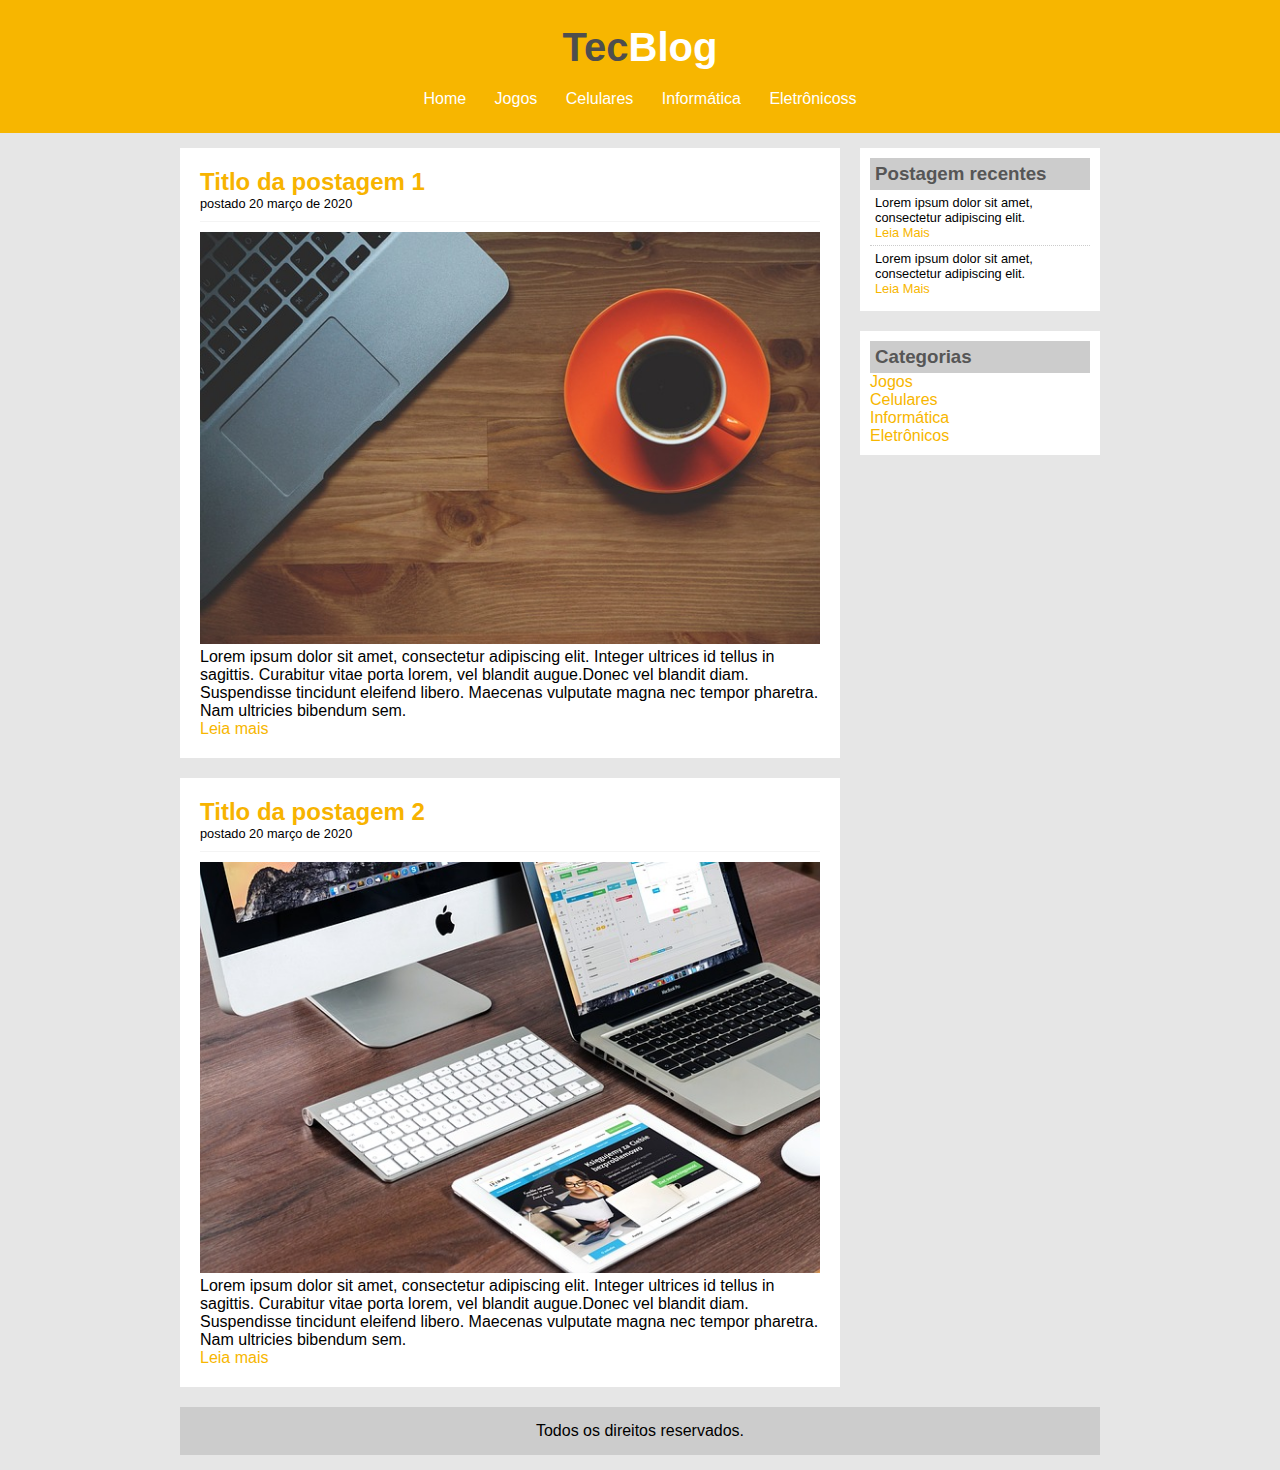
<file: Projeto TecBlog/index.html>
<!DOCTYPE html>
	<html>
	<head>

		<title>TecBlog - O seu Blog de tecnologia</title>
		<meta charset="utf-8">
		<link rel="stylesheet" type="text/css" href="css/estilo.css">

	</head>
	<body>

		<div id="area-cabecalho">

			<div id="area-logo">
				<h1>Tec<span class="branco">Blog</span></h1>
			</div>

			<div id="area-menu">
				<a href="index.html">Home</a>
				<a href="jogos.html">Jogos</a>
				<a href="celulares.html">Celulares</a>
				<a href="informatica.html">Informática</a>
				<a href="eletronicos.html">Eletrônicoss</a>
			</div>
			
		</div>

		<div id="area-principal">

			
			<!-- Abertura postagem -->
			<div id="area-postagens">
				
				<!-- Abertura postagem -->
				<div class="postagem">
					<h2>Titlo da postagem 1</h2>
					<span class="data-postagem">postado 20 março de 2020</span>
					<img src="img/imagem1.jpg" width="620px">
					<p>Lorem ipsum dolor sit amet, consectetur adipiscing elit. Integer ultrices id tellus in sagittis. Curabitur vitae porta lorem, vel blandit augue.Donec vel blandit diam. Suspendisse tincidunt eleifend libero. Maecenas vulputate magna nec tempor pharetra. Nam ultricies bibendum sem.</p>
					<a href="">Leia mais</a>
				</div>
				<!-- Fechamento postagem -->

				<!-- Abertura postagem -->
				<div class="postagem">
					<h2>Titlo da postagem 2</h2>
					<span class="data-postagem">postado 20 março de 2020</span>
					<img src="img/imagem2.jpg" width="620px">
					<p>Lorem ipsum dolor sit amet, consectetur adipiscing elit. Integer ultrices id tellus in sagittis. Curabitur vitae porta lorem, vel blandit augue.Donec vel blandit diam. Suspendisse tincidunt eleifend libero. Maecenas vulputate magna nec tempor pharetra. Nam ultricies bibendum sem.</p>
					<a href="">Leia mais</a>
				</div>
				<!-- Fechamento postagem -->

			</div>
			

			<div id="area-lateral">

				<div class="conteudo-lateral">
					<h3>Postagem recentes</h3>
					<div class="postagem-lateral">
						<p>Lorem ipsum dolor sit amet, consectetur adipiscing elit.</p>
						<a href="#">Leia Mais</a>
					</div>

					<div class="postagem-lateral" style="border-style: none;">
						<p>Lorem ipsum dolor sit amet, consectetur adipiscing elit.</p>
						<a href="#">Leia Mais</a>
					</div>
				</div>

				<div class="conteudo-lateral">
					<h3>Categorias</h3>

					<a href="">Jogos</a><br>
					<a href="">Celulares</a><br>
					<a href="">Informática</a><br>
					<a href="">Eletrônicos</a><br>
					
				</div>
			</div>

			<div id="rodape">
				Todos os direitos reservados.
			</div>
		</div>

	</body>
</html>
</file>
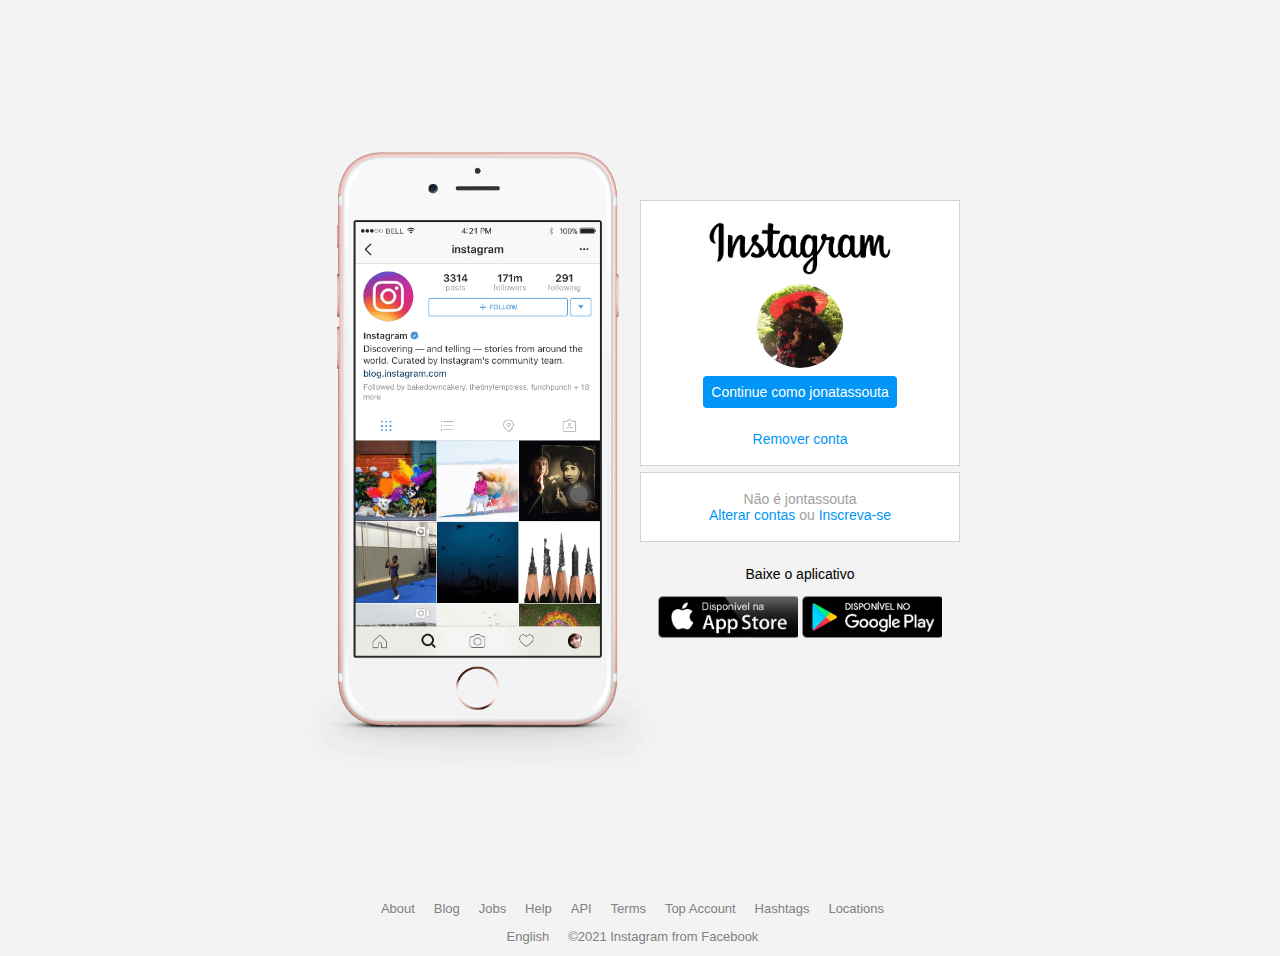
<file: Recriando a página Inicial do Instagram/index.html>
<!DOCTYPE html>
<html lang="pt-BR">
    <head>
        <meta charset="UTF-8">
        <meta http-equiv="X-UA-Compatible" content="IE=edge">
        <meta name="viewport" content="width=device-width, initial-scale=1.0">
        <link rel="stylesheet" href="style.css">
        <link rel="shortcut icon" href="./img/favicon.ico" >
        <title>Instagram</title>
    </head>
    <body>
        <div class="instragram-wrapper">
            <div class="instagram-phone">
                <img src="./img/celular.png" alt="celular">
            </div>
            <div class="instagram-continue">
                <div class="group">
                    <img src="./img/Instagram-Logo.png"  class="instagram-logo" alt="instragam-logo">
                    <div class="profile-photo">
                        <img src="./img/perfil.png" alt="foto-do-perfil">
                    </div>
                    <a href="#" class="instagram-login">Continue como jonatassouta</a>
                    <a href="#" class="instragam-logout">Remover conta</a>
                </div>
                <div class="group">
                    <p class="not-account">Não é jontassouta</p>
                    <p class="not-account">
                        <span class="link-blue">Alterar contas</span>
                        ou
                        <span class="link-blue">Inscreva-se</span>
                    </p>
                </div>
                <div class="get-the-app">
                    <p class="get-app">Baixe o aplicativo</p>
                    <div class="dowload">
                        <a href="#" class="app-dowload"></a>
                        <a href="#" class="app-dowload"></a>
                    </div>
                </div>
            </div>

            <footer class="rodape">
                <div id="rodape">
                    <ul>
                        <li><a href="#">About</a></li>
                        <li><a href="#">Blog</a></li>
                        <li><a href="#">Jobs</a></li>
                        <li><a href="#">Help</a></li>
                        <li><a href="#">API</a></li>
                        <li><a href="#">Terms</a></li>
                        <li><a href="#">Top Account</a></li>
                        <li><a href="#">Hashtags</a></li>
                        <li><a href="#">Locations</a></li>
                    </ul>
                </div>

                <div id="rodape">
                    <ul>
                        <li><a href="#">English</a></li>
                        <li><a href="#">&copy;2021 Instagram from Facebook</a></li>
                    </ul>
                </div>      
            </footer>
        </div>
    </body>
</html>
</file>
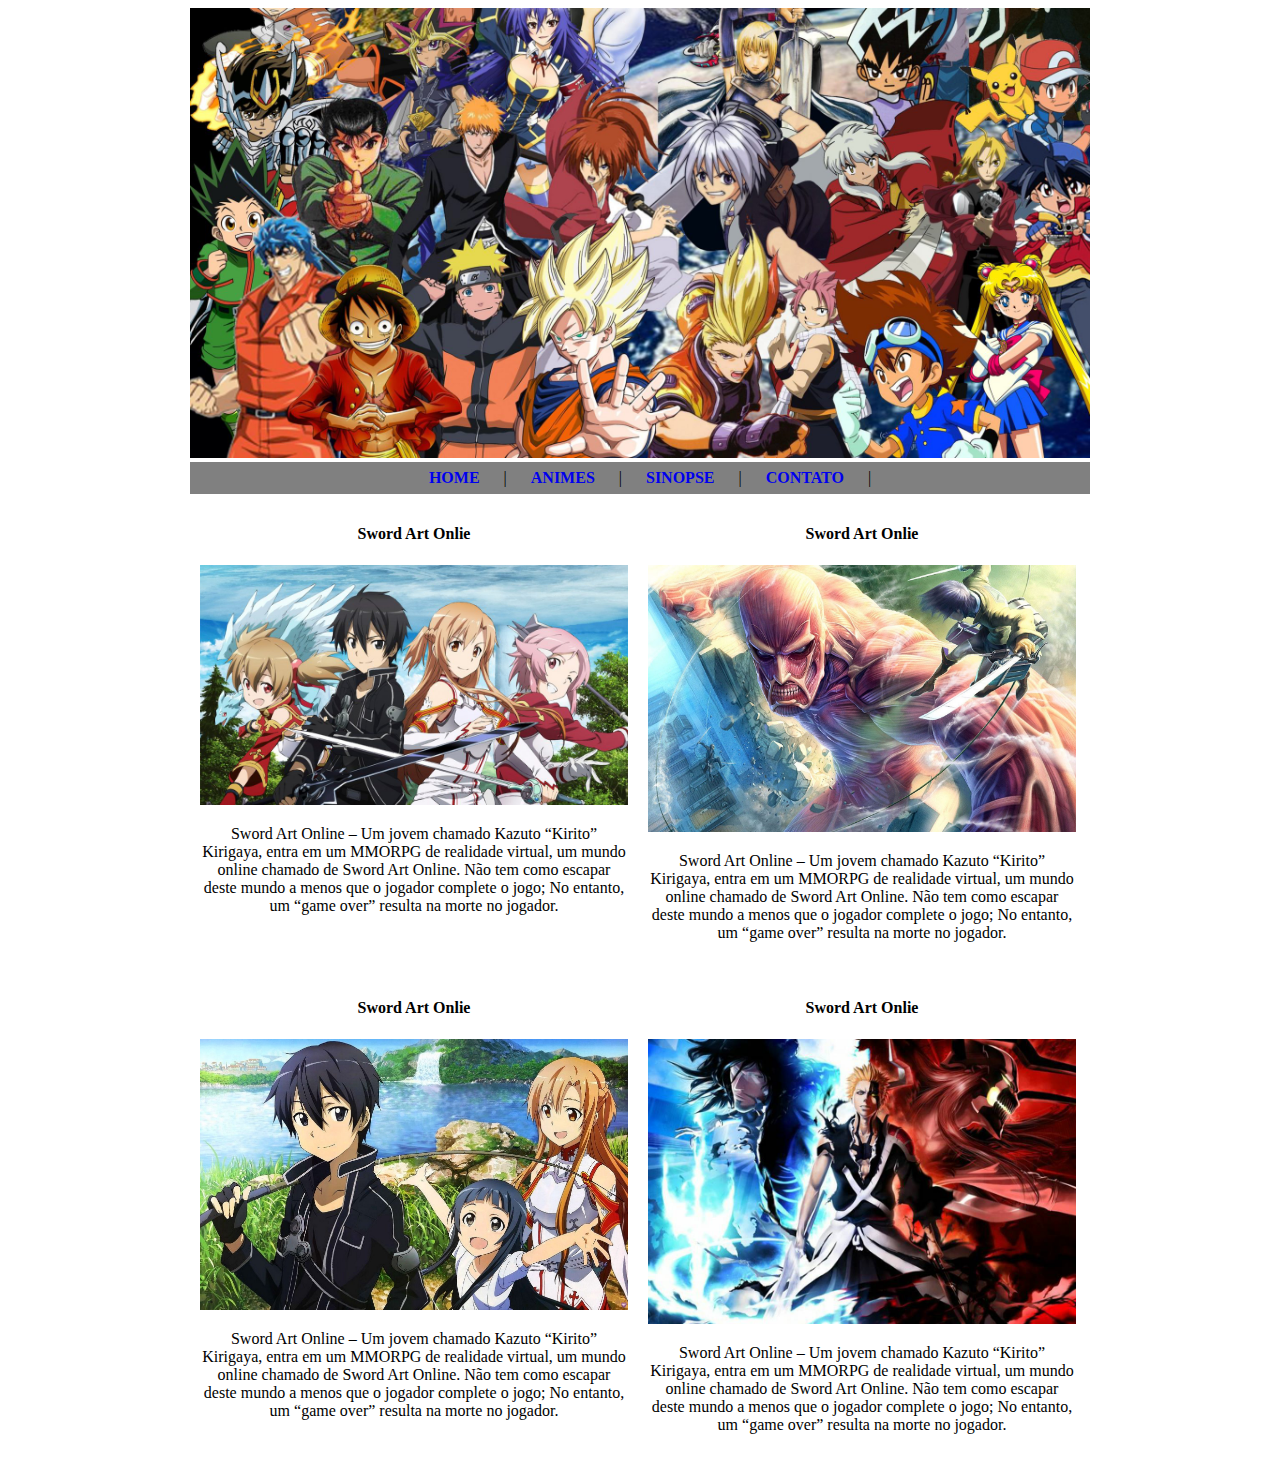
<file: Site Animes/index.html>
<!DOCTYPE html>
<html>
	<head>
		<title>Anime Prime</title>
		<meta charset="utf-8">

		<link rel="stylesheet" type="text/css" href="estilo.css">

	</head>
	<center>
	<body>

		<div id="principal">
			<img src="img/fundo1.png" id="img-fundo">

			<div id="menu">
				<a href="index.html">HOME</a> |	
				<a href="anime.html">ANIMES</a> |	
				<a href="sinopse.html">SINOPSE</a> |	
				<a href="contato.html">CONTATO</a> |	
			</div>

			<div class="anime1">
				<h4>Sword Art Onlie</h4>
				<img src="img/sword1.png" class="img-anime">

				<p>Sword Art Online – Um jovem chamado Kazuto “Kirito” Kirigaya, entra em um MMORPG de realidade virtual, um mundo online chamado de Sword Art Online. Não tem como escapar deste mundo a menos que o jogador complete o jogo; No entanto, um “game over” resulta na morte no jogador.</p>
			</div>

			<div class="anime1">
				<h4>Sword Art Onlie</h4>
				<img src="img/titan.png" class="img-anime">

				<p>Sword Art Online – Um jovem chamado Kazuto “Kirito” Kirigaya, entra em um MMORPG de realidade virtual, um mundo online chamado de Sword Art Online. Não tem como escapar deste mundo a menos que o jogador complete o jogo; No entanto, um “game over” resulta na morte no jogador.</p>
				
			</div>

				<div class="anime1">
				<h4>Sword Art Onlie</h4>
				<img src="img/sword2.png" class="img-anime">

				<p>Sword Art Online – Um jovem chamado Kazuto “Kirito” Kirigaya, entra em um MMORPG de realidade virtual, um mundo online chamado de Sword Art Online. Não tem como escapar deste mundo a menos que o jogador complete o jogo; No entanto, um “game over” resulta na morte no jogador.</p>
			</div>

			<div class="anime1">
				<h4>Sword Art Onlie</h4>
				<img src="img/sword4.png" class="img-anime">

				<p>Sword Art Online – Um jovem chamado Kazuto “Kirito” Kirigaya, entra em um MMORPG de realidade virtual, um mundo online chamado de Sword Art Online. Não tem como escapar deste mundo a menos que o jogador complete o jogo; No entanto, um “game over” resulta na morte no jogador.</p>
				
			</div>

		</div>

	</body>
	</center>
	

</html>
</file>
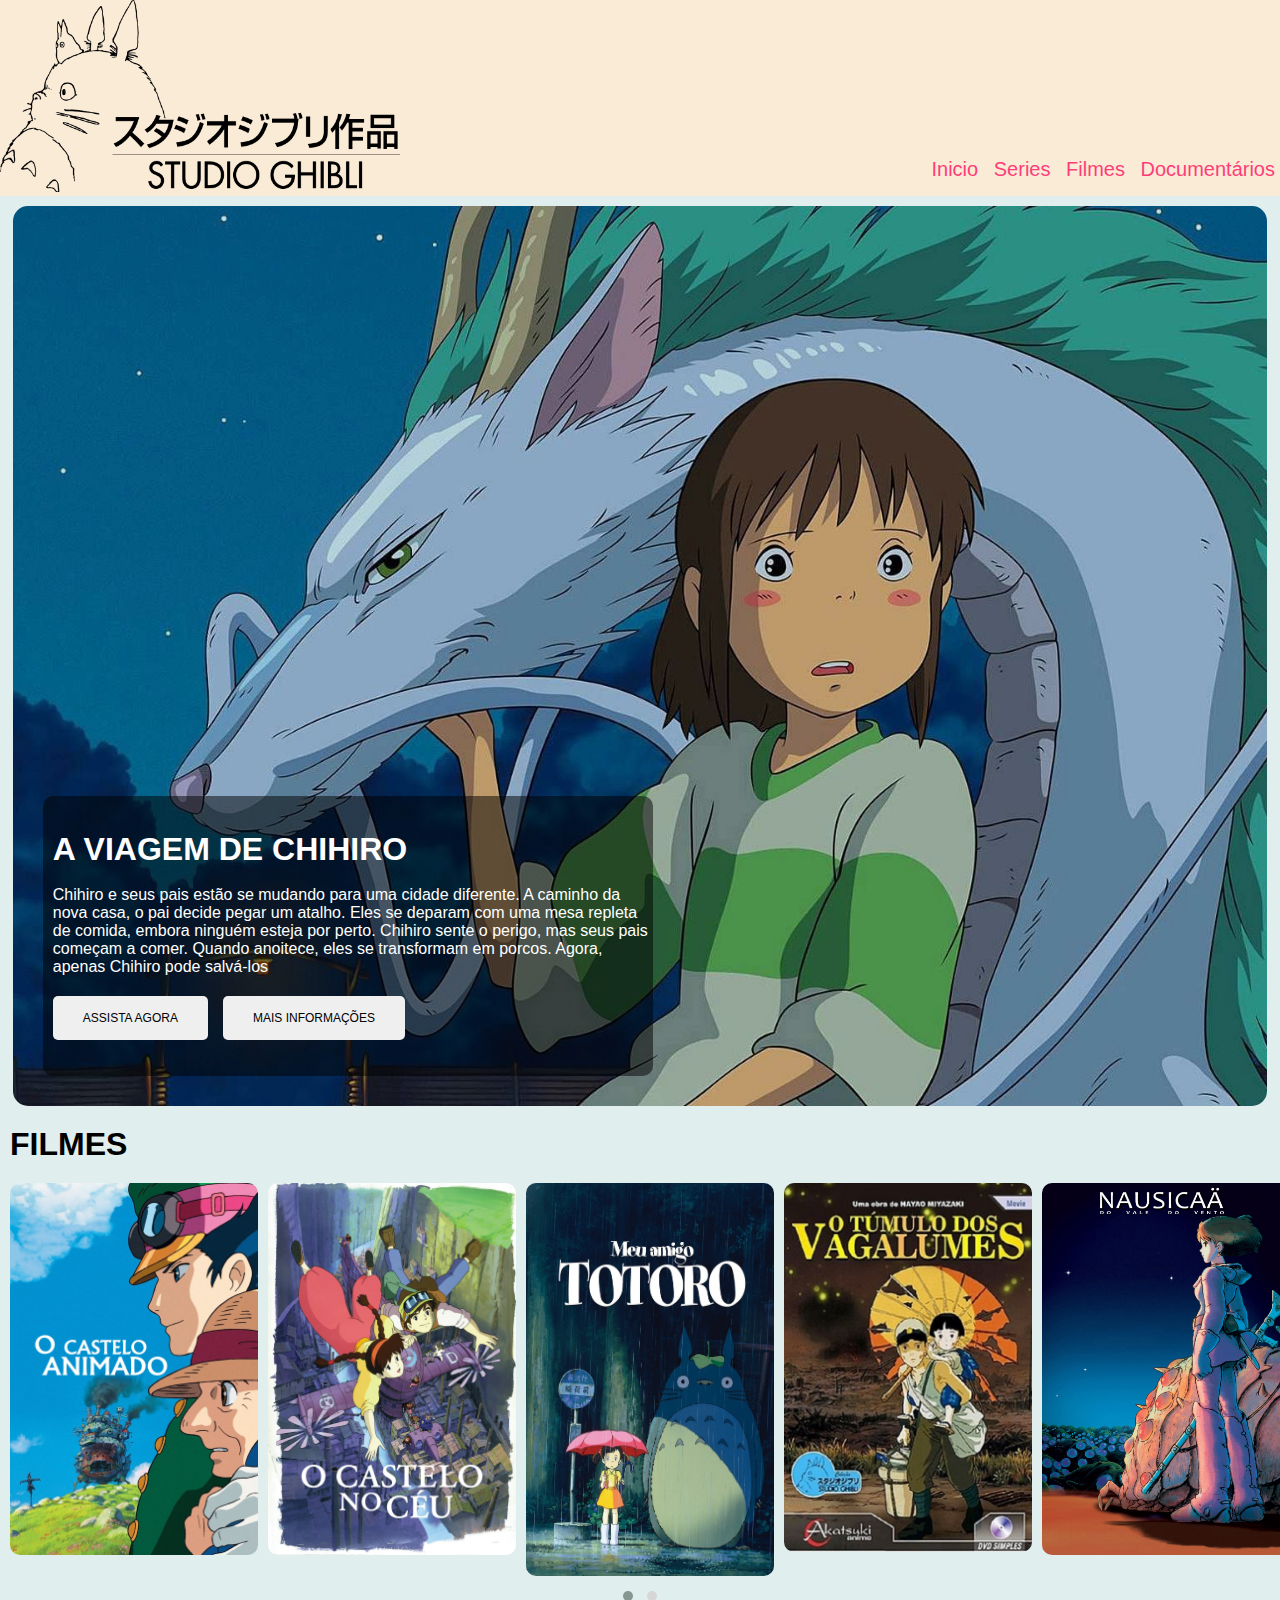
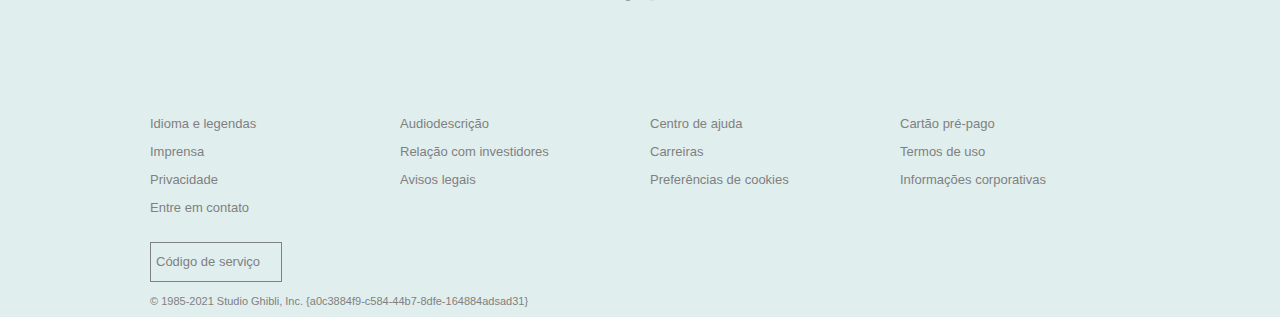
<file: StudioGhibli/index.html>
<!DOCTYPE html>
    <html lang="en">
    <head>
        <meta charset="UTF-8">
        <meta http-equiv="X-UA-Compatible" content="IE=edge">
        <meta name="viewport" content="width=device-width, initial-scale=1.0">
        <link rel="stylesheet" href="./css/main.css">
        <link rel="stylesheet" href="./css/resposive.css">

        <!--owl css-->
        <link rel="stylesheet" href="./css/owl/owl.carousel.min.css">
        <link rel="stylesheet" href="./css/owl/owl.theme.default.min.css">

        <title>STUDIO GHIBLI</title>
    </head>
    <body>
        <header>
            <div class="container">
                <div id="logo">
                    <img src="./img/logo.png" alt="logo-studio-ghibli" id="img-studio">
                </div>

                <div id="menu">
                    <nav>
                        <a href="#">Inicio</a>
                        <a href="#">Series</a>
                        <a href="#">Filmes</a>
                        <a href="#">Documentários</a>
                    </nav>
                </div>
            </div>
        </header>

        <main>
            <div class="filme-principal">
                <div class="container">
                    <div class="sinopse">
                        <h1 class="titulo">A VIAGEM DE CHIHIRO</h1><br>
                        <P id="sinopse">Chihiro e seus pais estão se mudando para uma cidade diferente. A caminho da nova casa, o pai decide pegar um atalho. Eles se deparam com uma mesa repleta de comida, embora ninguém esteja por perto. Chihiro sente o perigo, mas seus pais começam a comer. Quando anoitece, eles se transformam em porcos. Agora, apenas Chihiro pode salvá-los</P>

                        <div id="botao">
                            <button role="button" class="botao">
                                ASSISTA AGORA
                            </button>
                            <button role="button" class="botao">
                                MAIS INFORMAÇÕES
                            </button>
                        </div>

                    </div>
                </div>
            </div>
        </main>

        <div class="carrosel-filmes">
            <h1 id="titulo">FILMES</h1>
            <div class="owl-carousel owl-theme">
                <div class="item">
                    <img class="box-filme" src="./img/mini/mini1.jpg" alt="">
                </div>
                <div class="item">
                    <img class="box-filme" src="./img/mini/mini2.jpg" alt="">
                </div>
                <div class="item">
                    <img class="box-filme" src="./img/mini/mini3.jpg" id="img1" alt="">
                </div>
                <div class="item">
                    <img class="box-filme" src="./img/mini/mini4.jpg" alt="">
                </div>
                <div class="item">
                    <img class="box-filme" src="./img/mini/mini5.jpg" alt="">
                </div>
                <div class="item">
                    <img class="box-filme" src="./img/mini/mini6.jpg" alt="">
                </div>
                <div class="item">
                    <img class="box-filme" src="./img/mini/mini7.jpg" alt="">
                </div>
                <div class="item">
                    <img class="box-filme" src="./img/mini/mini8.jpg" alt="">
                </div>
                <div class="item">
                    <img class="box-filme" src="./img/mini/mini9.jpg" id="img1" alt="">
                </div>
                <div class="item">
                    <img class="box-filme" src="./img/mini/mini10.jpg" alt="">
                </div>
            </div>
        </div>

        <footer>

            <div id="principal">
    
                <div id="redes-sociais">
                    <a href=""><i class="fab fa-facebook-square"></i></a>
                    <a href=""><i class="fab fa-instagram"></i></a>
                    <a href=""><i class="fab fa-twitter"></i></a>
                    <a href=""><i class="fab fa-youtube"></i></a>
                </div>
    
                <div class="rodape">
                        <ul id="menu-rodape">
                            <li><a href="#">Idioma e legendas</a></li>
                            <li><a href="#">Imprensa</a></li>
                            <li><a href="#">Privacidade</a></li>
                            <li><a href="#">Entre em contato</a></li>
                        </ul>
    
                    <div id="codigo-servico">
                        <a href="#">Código de serviço</a>
                    </div>
                    
                </div>
    
                <div class="rodape">
                    <ul id="menu-rodape">
                        <li><a href="#">Audiodescrição</a></li>
                        <li><a href="#">Relação com investidores</a></li>
                        <li><a href="#">Avisos legais</a></li>
                    </ul>
                </div>
    
                <div class="rodape">
                    <ul id="menu-rodape">
                        <li><a href="#">Centro de ajuda</a></li>
                        <li><a href="#">Carreiras</a></li>
                        <li><a href="#">Preferências de cookies</a></li>
                    </ul>
                </div>
    
                <div class="rodape">
                    <ul id="menu-rodape">
                        <li><a href="#">Cartão pré-pago</a></li>
                        <li><a href="#">Termos de uso</a></li>
                        <li><a href="#">Informações corporativas</a></li>
                    </ul>
                </div>
    
                <div id="copy">
                    <p>&copy; 1985-2021 Studio Ghibli, Inc. {a0c3884f9-c584-44b7-8dfe-164884adsad31}</p>
                </div>
    
            </div>
        </footer>

        <script src="./js/owl/jquery.min.js"></script>
        <script src="./js/owl/owl.carousel.min.js"></script>
        <script src="./js/owl/setup.js"></script>
    </body>
</html>
</file>
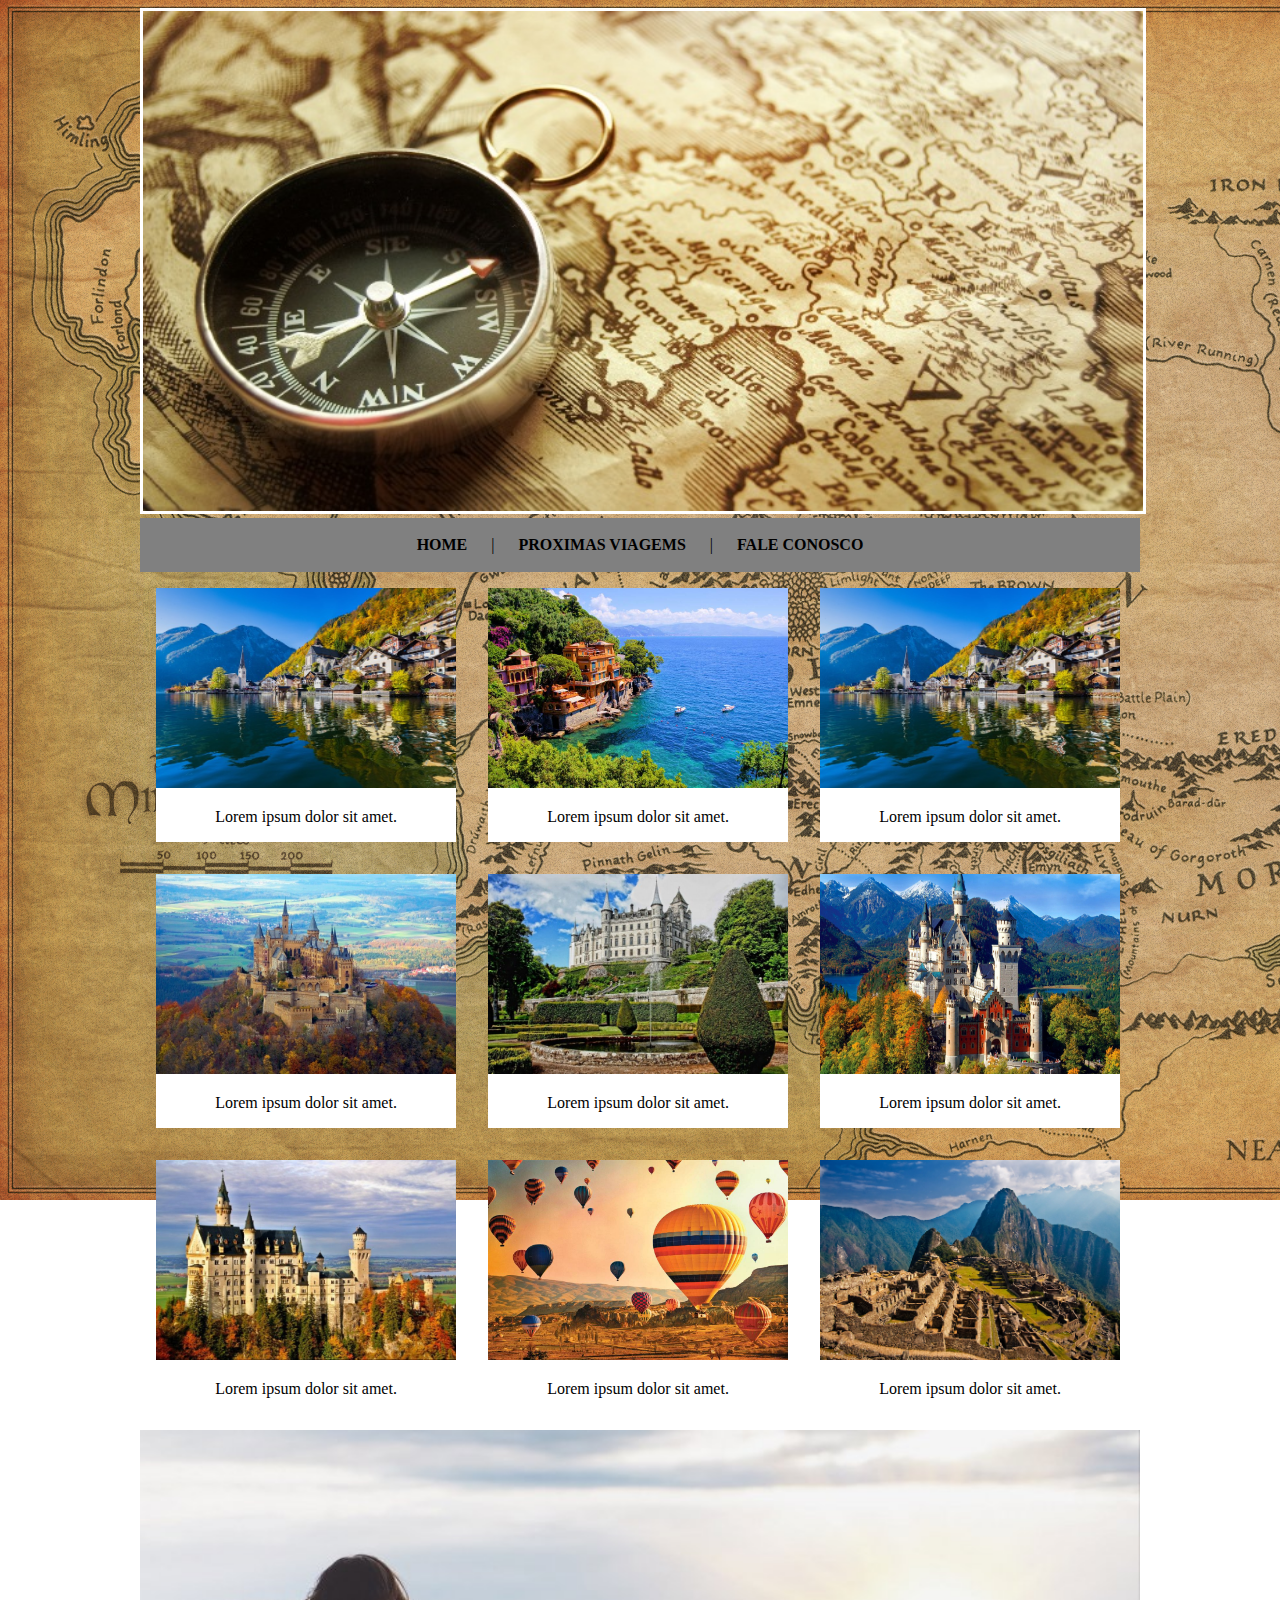
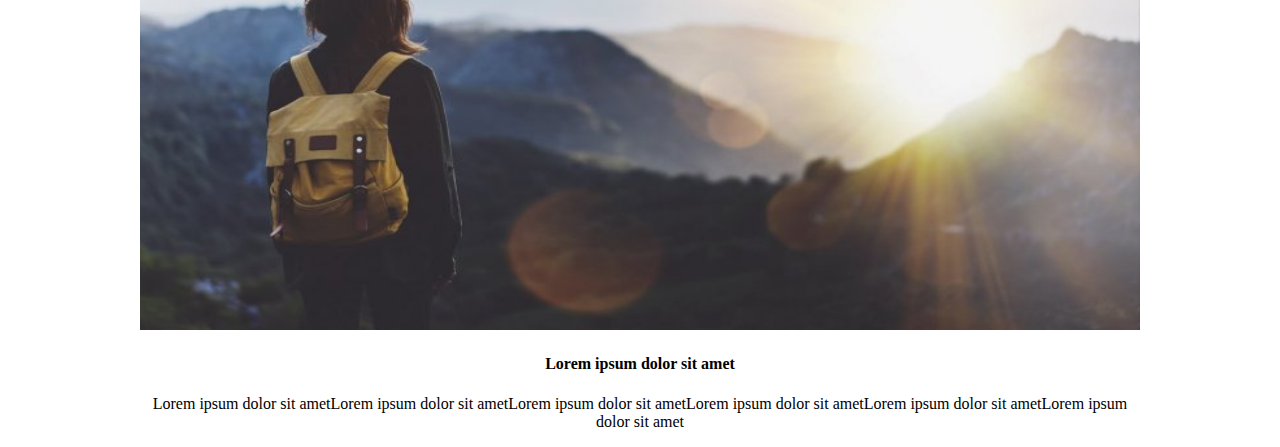
<file: Viagens/index.html>
<!DOCTYPE html>
<html>
	<head>
		<title>Viagem Pelo Mundo</title>
		<meta charset="utf-8">

		<link rel="stylesheet" type="text/css" href="estilo.css">
	</head>
	<body>
		<center>
			<div id="principal">
				
				<div>
					<img src="img/mapa1.png" id="topo">
				</div>

				<div id="menu">
					<a href="">HOME</a> |
					<a href="">PROXIMAS VIAGEMS</a> |
					<a href="">FALE CONOSCO</a>
				</div>

				<div class="clear"></div>

				<div class="imagem-galeria">
					<img src="img/imagem1.png">
					<p>Lorem ipsum dolor sit amet.</p>
				</div>

				<div class="imagem-galeria">
					<img src="img/imagem2.png">
					<p>Lorem ipsum dolor sit amet.</p>
				</div>

				<div class="imagem-galeria">
					<img src="img/imagem3.png">
					<p>Lorem ipsum dolor sit amet.</p>
				</div>

				<div class="imagem-galeria">
					<img src="img/imagem4.jpg">
					<p>Lorem ipsum dolor sit amet.</p>
				</div>

				<div class="imagem-galeria">
					<img src="img/imagem5.png">
					<p>Lorem ipsum dolor sit amet.</p>
				</div>

				<div class="imagem-galeria">
					<img src="img/imagem6.png">
					<p>Lorem ipsum dolor sit amet.</p>
				</div>

				<div class="imagem-galeria">
					<img src="img/imagem7.png">
					<p>Lorem ipsum dolor sit amet.</p>
				</div>

				<div class="imagem-galeria">
					<img src="img/balao.png">
					<p>Lorem ipsum dolor sit amet.</p>
				</div>

				<div class="imagem-galeria">
					<img src="img/machupichu.png">
					<p>Lorem ipsum dolor sit amet.</p>
				</div>

				<div class="meni">
					<img src="img/menina.png" id="menina">
					<h4>Lorem ipsum dolor sit amet</h4>
					<p>Lorem ipsum dolor sit ametLorem ipsum dolor sit ametLorem ipsum dolor sit ametLorem ipsum dolor sit ametLorem ipsum dolor sit ametLorem ipsum dolor sit amet</p>
				</div>

			</div>

			

		</center>
	</body>
</html>
</file>
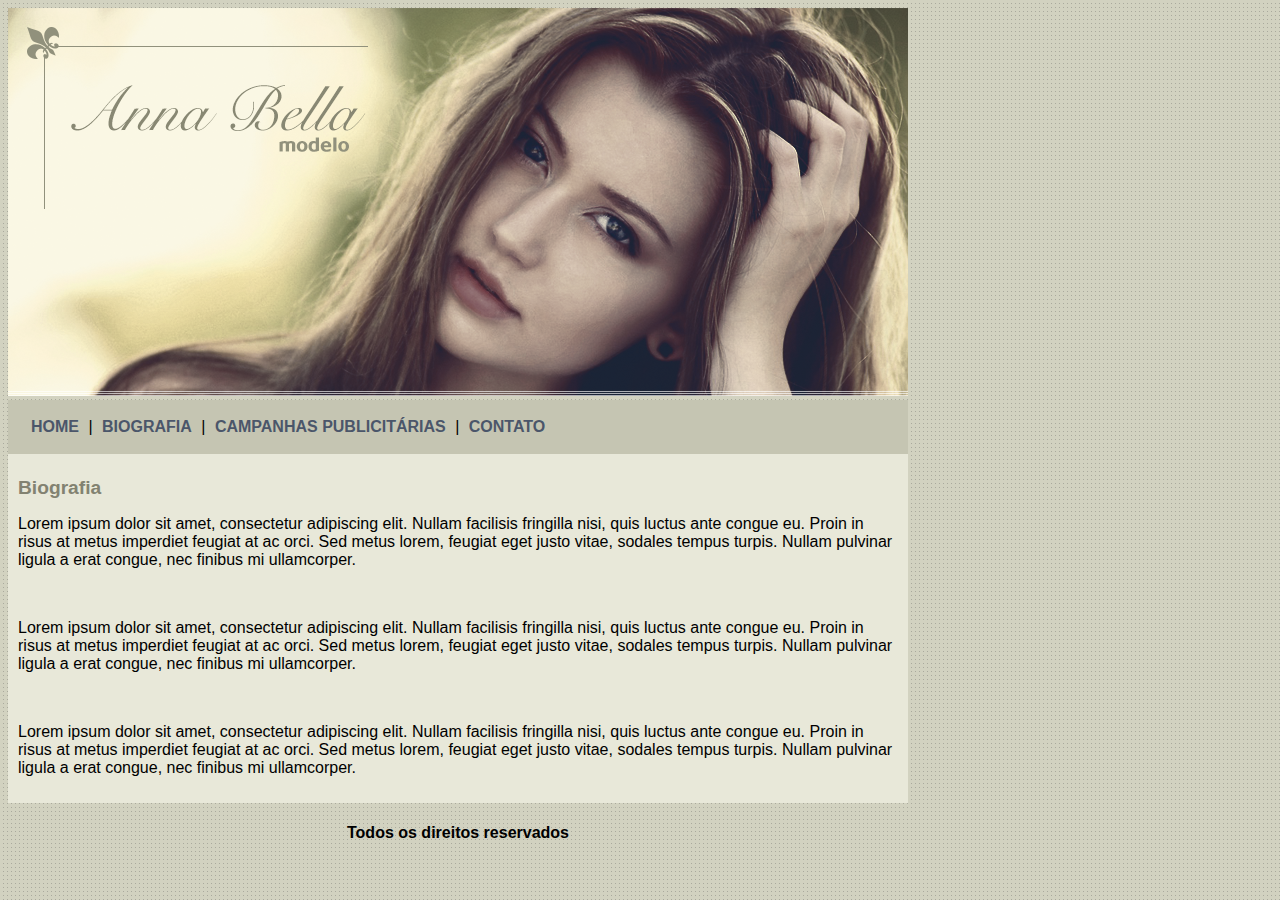
<file: Projeto Anna Bela/biografia.html>
<!DOCTYPE html>
<html>
<head>
	<title>Anna Bella Biografia</title>
	<meta charset="utf-8">

	<link rel="stylesheet" type="text/css" href="estilo.css">

</head>
<body>
	<div id="principal">
		<img src="img/capa.png"><br>
	

		<div id="menu">
			<a href="pagina-inicial.html">HOME</a> |
			<a href="biografia.html">BIOGRAFIA</a> |
			<a href="campanha.html">CAMPANHAS PUBLICITÁRIAS</a> |
			<a href="contato.html">CONTATO</a>
		</div>

		<div id="conteudo"><!-- Inicio do conteudo -->

			<h1>Biografia</h1>
			<p>Lorem ipsum dolor sit amet, consectetur adipiscing elit. Nullam facilisis fringilla nisi, quis luctus ante congue eu. Proin in risus at metus imperdiet feugiat at ac orci. Sed metus lorem, feugiat eget justo vitae, sodales tempus turpis. Nullam pulvinar ligula a erat congue, nec finibus mi ullamcorper.</p><br>

			<p>Lorem ipsum dolor sit amet, consectetur adipiscing elit. Nullam facilisis fringilla nisi, quis luctus ante congue eu. Proin in risus at metus imperdiet feugiat at ac orci. Sed metus lorem, feugiat eget justo vitae, sodales tempus turpis. Nullam pulvinar ligula a erat congue, nec finibus mi ullamcorper.</p><br>

			<p>Lorem ipsum dolor sit amet, consectetur adipiscing elit. Nullam facilisis fringilla nisi, quis luctus ante congue eu. Proin in risus at metus imperdiet feugiat at ac orci. Sed metus lorem, feugiat eget justo vitae, sodales tempus turpis. Nullam pulvinar ligula a erat congue, nec finibus mi ullamcorper.</p>

		</div><!-- Fim do conteudo -->

			<div id="rodape">
				<h4>Todos os direitos reservados</h4>
			</div>
	</div>
</body>
</html>
</file>
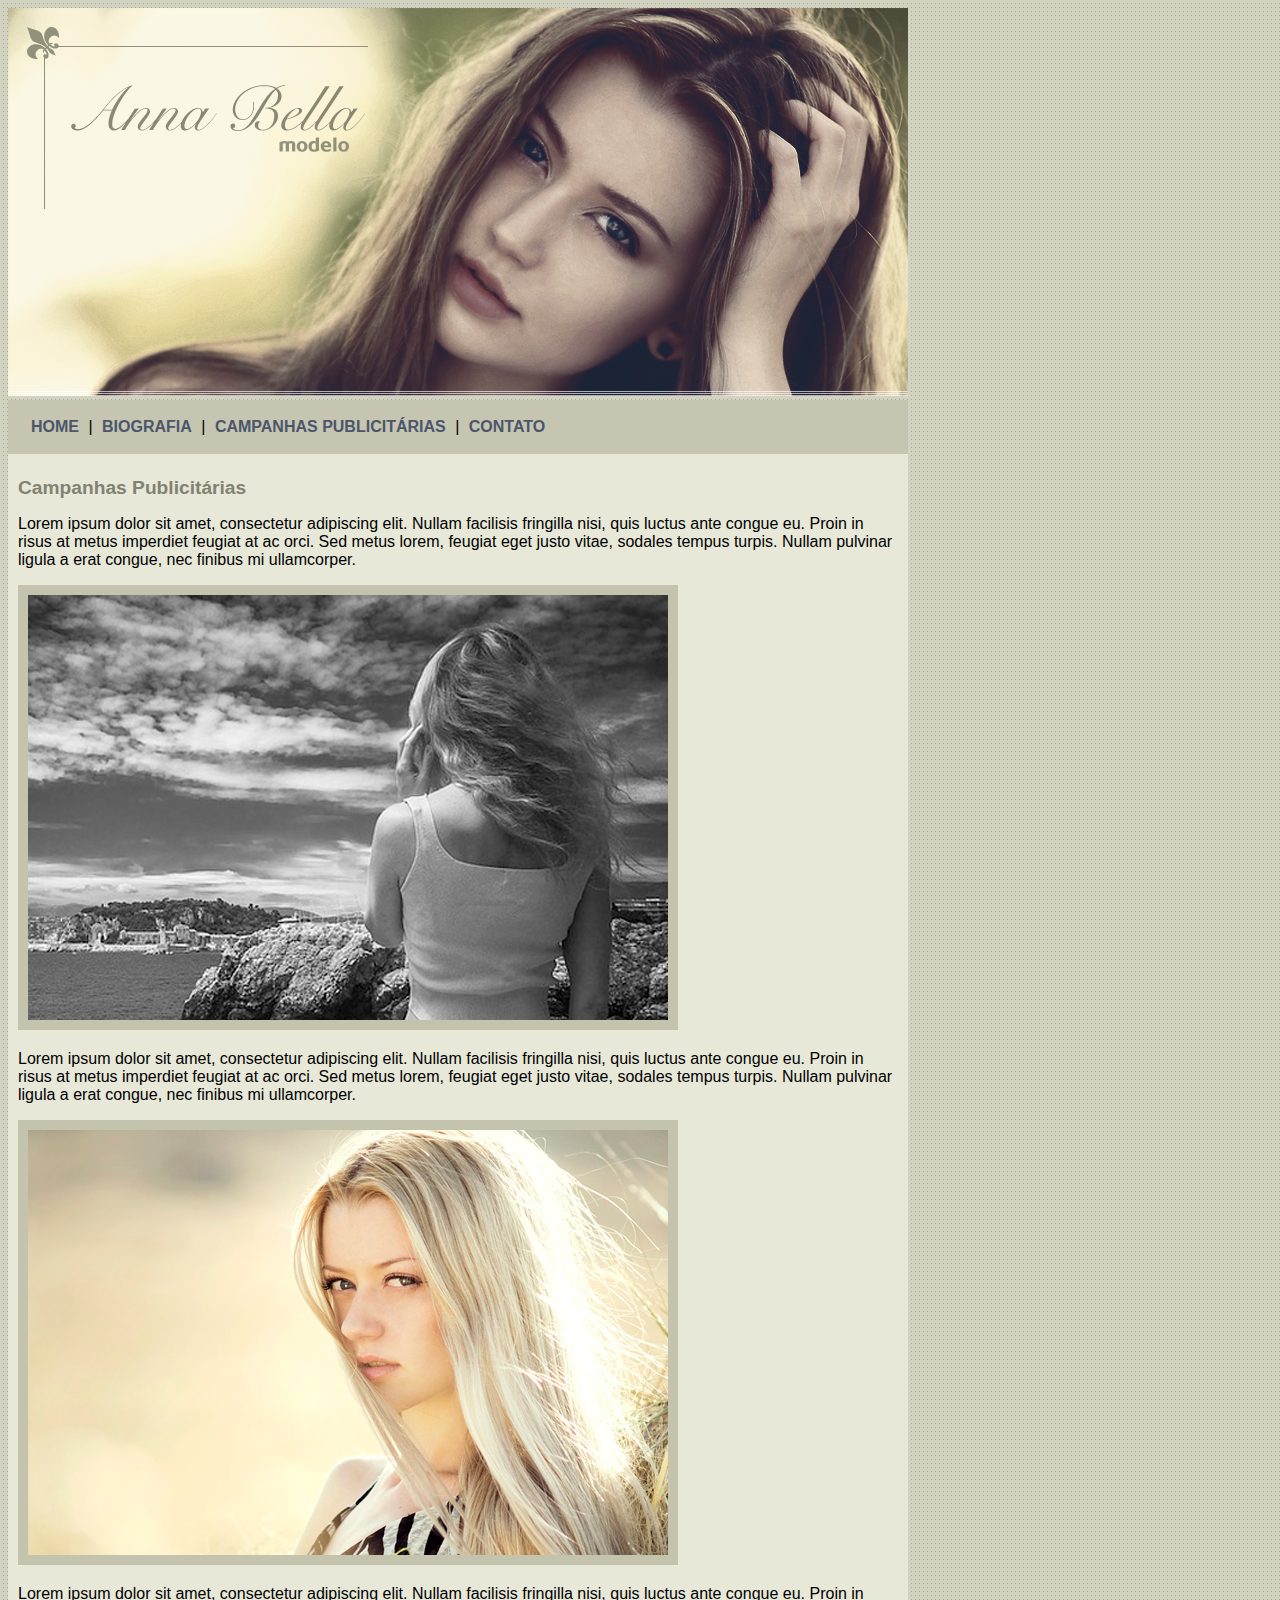
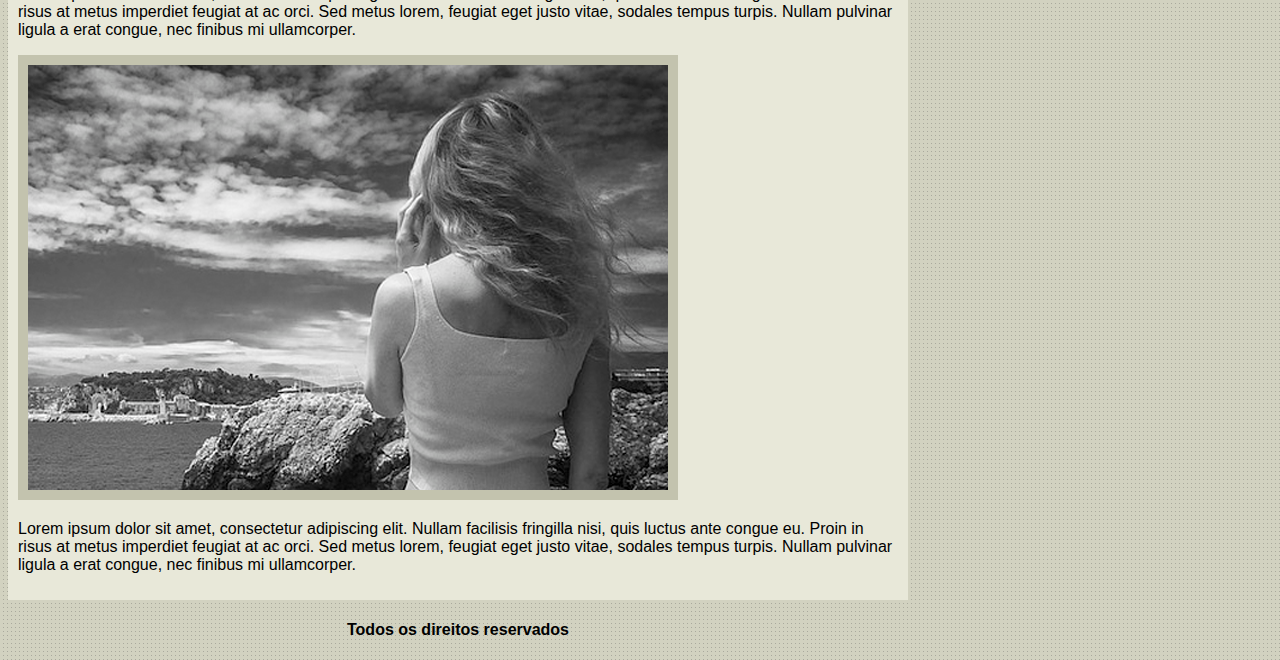
<file: Projeto Anna Bela/campanha.html>
<!DOCTYPE html>
<html>
<head>
	<title>Anna Bella Campanhas Publicitárias</title>
	<meta charset="utf-8">

	<link rel="stylesheet" type="text/css" href="estilo.css">

</head>
<body>
	<div id="principal">
		<img src="img/capa.png"><br>
	

		<div id="menu">
			<a href="pagina-inicial.html">HOME</a> |
			<a href="biografia.html">BIOGRAFIA</a> |
			<a href="campanha.html">CAMPANHAS PUBLICITÁRIAS</a> |
			<a href="contato.html">CONTATO</a>
		</div>

		<div id="conteudo"><!-- Inicio do conteudo -->

			<h1>Campanhas Publicitárias</h1>
			<p>Lorem ipsum dolor sit amet, consectetur adipiscing elit. Nullam facilisis fringilla nisi, quis luctus ante congue eu. Proin in risus at metus imperdiet feugiat at ac orci. Sed metus lorem, feugiat eget justo vitae, sodales tempus turpis. Nullam pulvinar ligula a erat congue, nec finibus mi ullamcorper.</p>

			<img src="img/foto1.png" class="img-campanha">

			<p>Lorem ipsum dolor sit amet, consectetur adipiscing elit. Nullam facilisis fringilla nisi, quis luctus ante congue eu. Proin in risus at metus imperdiet feugiat at ac orci. Sed metus lorem, feugiat eget justo vitae, sodales tempus turpis. Nullam pulvinar ligula a erat congue, nec finibus mi ullamcorper.</p>

			<img src="img/foto2.png" class="img-campanha">

			<p>Lorem ipsum dolor sit amet, consectetur adipiscing elit. Nullam facilisis fringilla nisi, quis luctus ante congue eu. Proin in risus at metus imperdiet feugiat at ac orci. Sed metus lorem, feugiat eget justo vitae, sodales tempus turpis. Nullam pulvinar ligula a erat congue, nec finibus mi ullamcorper.</p>

			<img src="img/foto1.png" class="img-campanha">

			<p>Lorem ipsum dolor sit amet, consectetur adipiscing elit. Nullam facilisis fringilla nisi, quis luctus ante congue eu. Proin in risus at metus imperdiet feugiat at ac orci. Sed metus lorem, feugiat eget justo vitae, sodales tempus turpis. Nullam pulvinar ligula a erat congue, nec finibus mi ullamcorper.</p>

		</div><!-- Fim do conteudo -->

			<div id="rodape">
				<h4>Todos os direitos reservados</h4>
			</div>
	</div>
</body>
</html>
</file>
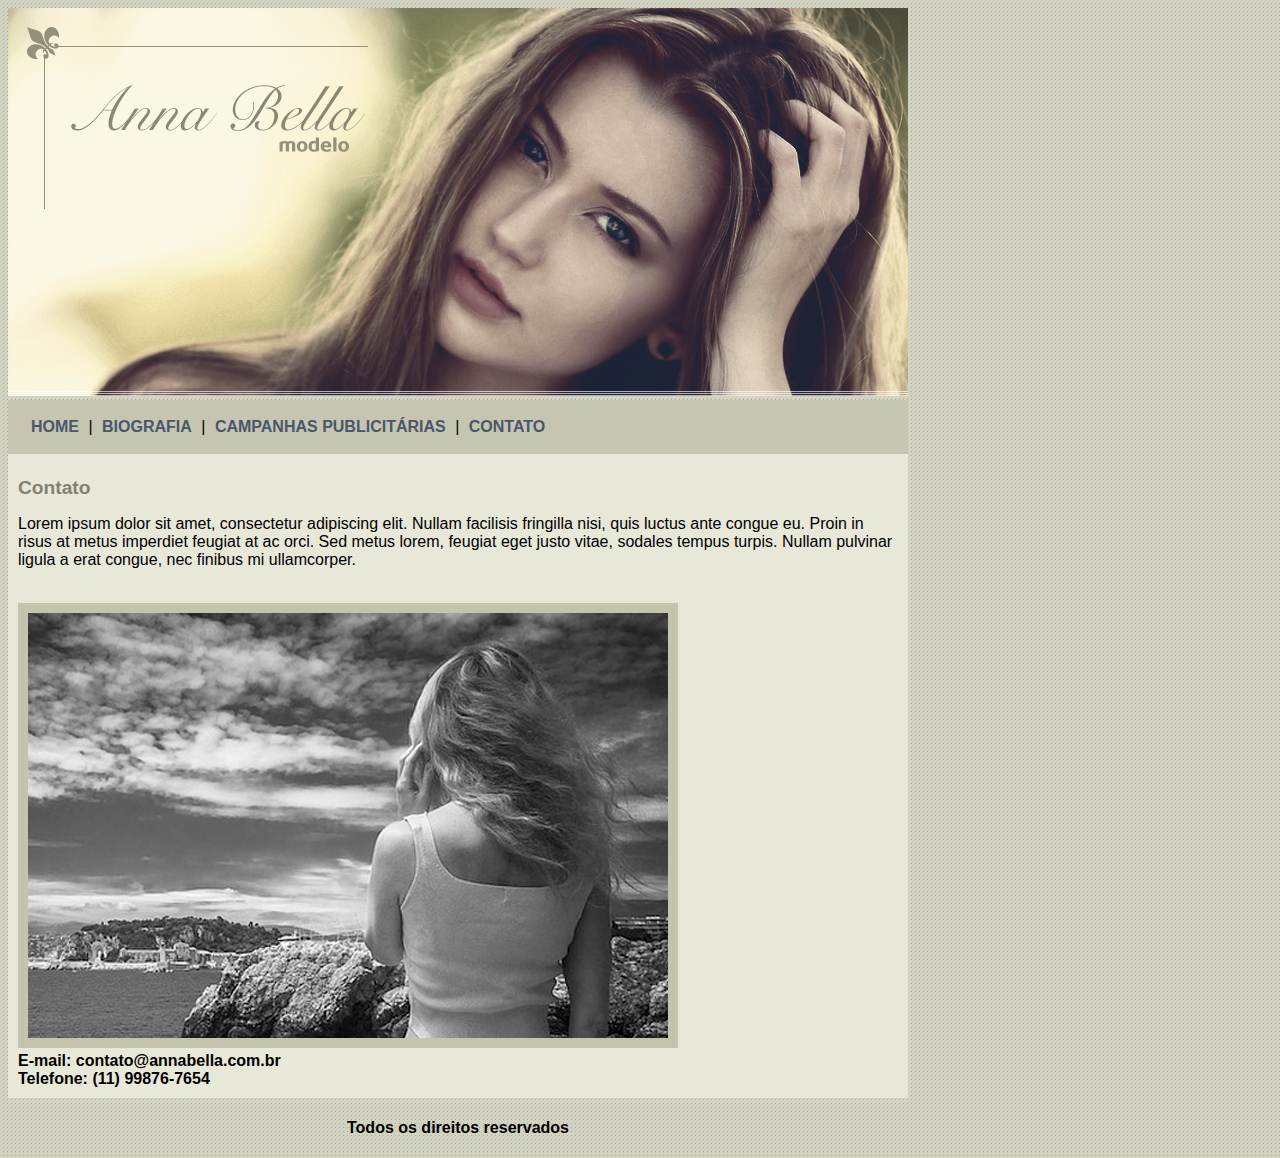
<file: Projeto Anna Bela/contato.html>
<!DOCTYPE html>
<html>
<head>
	<title>Anna Bella Contato</title>
	<meta charset="utf-8">

	<link rel="stylesheet" type="text/css" href="estilo.css">

</head>
<body>
	<div id="principal">
		<img src="img/capa.png"><br>
	

		<div id="menu">
			<a href="pagina-inicial.html">HOME</a> |
			<a href="biografia.html">BIOGRAFIA</a> |
			<a href="campanha.html">CAMPANHAS PUBLICITÁRIAS</a> |
			<a href="contato.html">CONTATO</a>
		</div>

		<div id="conteudo"><!-- Inicio do conteudo -->

			<h1>Contato</h1>
			<p>Lorem ipsum dolor sit amet, consectetur adipiscing elit. Nullam facilisis fringilla nisi, quis luctus ante congue eu. Proin in risus at metus imperdiet feugiat at ac orci. Sed metus lorem, feugiat eget justo vitae, sodales tempus turpis. Nullam pulvinar ligula a erat congue, nec finibus mi ullamcorper.</p><br>

			<img src="img/foto1.png" class="img-campanha">
			<div>
				<strong>E-mail: contato@annabella.com.br</strong><br>
				<strong>Telefone: (11) 99876-7654</strong>
			</div>

		</div><!-- Fim do conteudo -->

			<div id="rodape">
				<h4>Todos os direitos reservados</h4>
			</div>
	</div>
</body>
</html>
</file>
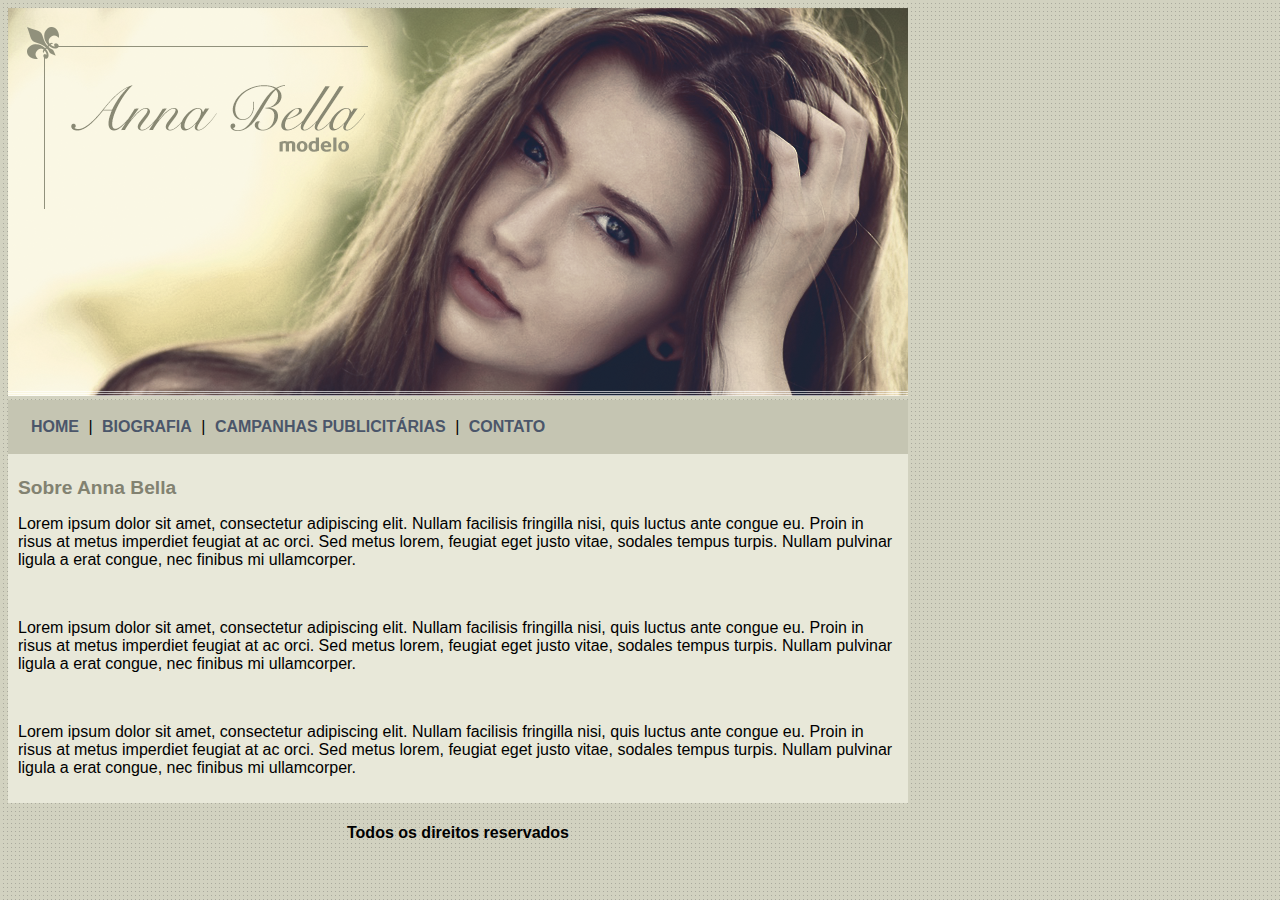
<file: Projeto Anna Bela/pagina-inicial.html>
<!DOCTYPE html>
<html>
<head>
	<title>Anna Bella Oficial</title>
	<meta charset="utf-8">

	<link rel="stylesheet" type="text/css" href="estilo.css">

</head>
<body>
	<div id="principal">
		<img src="img/capa.png"><br>
	

		<div id="menu">
			<a href="pagina-inicial.html">HOME</a> |
			<a href="biografia.html">BIOGRAFIA</a> |
			<a href="campanha.html">CAMPANHAS PUBLICITÁRIAS</a> |
			<a href="contato.html">CONTATO</a>
		</div>

		<div id="conteudo"><!-- Inicio do conteudo -->

			<h1>Sobre Anna Bella</h1>
			<p>Lorem ipsum dolor sit amet, consectetur adipiscing elit. Nullam facilisis fringilla nisi, quis luctus ante congue eu. Proin in risus at metus imperdiet feugiat at ac orci. Sed metus lorem, feugiat eget justo vitae, sodales tempus turpis. Nullam pulvinar ligula a erat congue, nec finibus mi ullamcorper.</p><br>

			<p>Lorem ipsum dolor sit amet, consectetur adipiscing elit. Nullam facilisis fringilla nisi, quis luctus ante congue eu. Proin in risus at metus imperdiet feugiat at ac orci. Sed metus lorem, feugiat eget justo vitae, sodales tempus turpis. Nullam pulvinar ligula a erat congue, nec finibus mi ullamcorper.</p><br>

			<p>Lorem ipsum dolor sit amet, consectetur adipiscing elit. Nullam facilisis fringilla nisi, quis luctus ante congue eu. Proin in risus at metus imperdiet feugiat at ac orci. Sed metus lorem, feugiat eget justo vitae, sodales tempus turpis. Nullam pulvinar ligula a erat congue, nec finibus mi ullamcorper.</p>

		</div><!-- Fim do conteudo -->

			<div id="rodape">
				<h4>Todos os direitos reservados</h4>
			</div>
	</div>
</body>
</html>
</file>
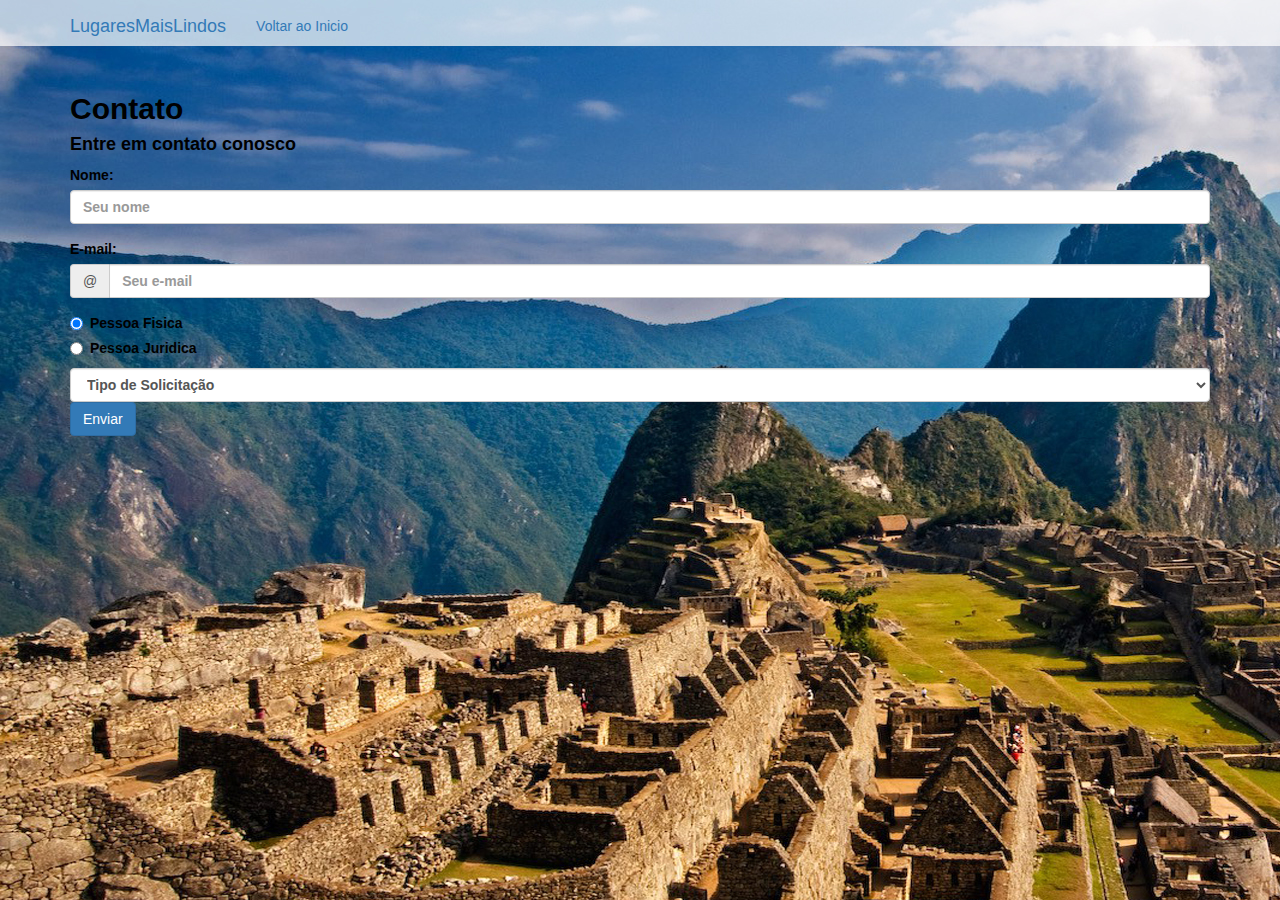
<file: Site de Viagens/Contatos.html>
<!DOCTYPE html>
<html>
<head>
	<title>Contato</title>
	<meta charset="utf-8">
	<link rel="stylesheet" type="text/css" href="bootstrap/css/bootstrap.min.css">
	<meta name="viewport" content="width=device-width" scale="1">
</head>
<body style="background-image: url(img/machu.jpg);color: black;">
	<header">
		<nav class="navbar navbar-defaut">
			<div class="container">
				<div class="navbar-header">
					<button type="button" class="navbar-toggle collapsed" data-toggle="collapse" data-target="#collapse-navbar" aria-expanded="false">
						<!--aria-expanded false, significa não expandido-->
						<span class="sr-only">Toggle navigation</span>
						<span class="icon-bar"></span>
						<!--São os Tracinhos do Menu-->
						<span class="icon-bar"></span>
						<span class="icon-bar"></span>
					</button>

					<a class="navbar-brand" href="#">LugaresMaisLindos</a>
				</div>

				<div id="collapse-navbar" class="collapse navbar-collapse">
					<ul class="nav navbar-nav">
						<li><a href="Site exercicios.html">Voltar ao Inicio</a></li>
					</ul>
				</div>
			</div>
		</nav>
	</header>

	<section id="contato" class="container"><b>
		<h2><b>Contato</h2></b>
		<h4><b>Entre em contato conosco</h4></b>

		<form>
			<div class="form-group">
				<label for="contato-nome"><b>Nome:</b></label>
				<input id="contato-nome" class="form-control" type="text" placeholder="Seu nome">
			</div>

			<div class="form-group">
				<label for="contato-email"><b>E-mail:</b></label>
				<div class="input-group">
					<div class="input-group-addon">@</div>
					<input id="contato-email" class="form-control" type="email" placeholder="Seu e-mail">
				</div>
			</div>

			<div class="grupo-radio">
				<div class="radio">
					<label>
						<input type="radio" name="tipo-pessoa" value="fisica" checked><b>Pessoa Fisica</b>
					</label>
				</div>

				<div class="radio">
					<label>
						<input type="radio" name="tipo-pessoa" value="juridica"><b>Pessoa Juridica</b>
					</label>
				</div>
			</div>

			<select class="contato-select form-control" name="tipo-solicitacao">
				<option value="" disabled selected>Tipo de Solicitação</option>
				<option value="casa">Casa</option>
				<option value="apartamento">Apartamento</option>
				<option value="mansao">Mansão</option>
			</select>

			<button type="submit" class="btn btn-primary">Enviar</button>
		</form>		
	</section>
</body>
</html>
</file>
<file: Projeto TecBlog/css/estilo.css>
/*Limpar formatações padrão*/
* {
	margin: 0;
	padding: 0;
}

body {
	font-size: 1em;
	font-family: "Trebuche MS", Helvetica, sans-serif;
	background: #e6e6e6;
}

/*
****Layout****
*/

#area-cabecalho {
	background-color: #f7b600;
	padding: 15px;
	text-align: center;
}

#area-logo, #area-menu {
	padding: 10px;
}

#area-principal {
	width: 920px;
	margin: 0 auto;
	padding: 15px;
}

#area-postagens {
	width: 660px;
	float: left;
}

#area-lateral {
	width: 240px;
	float: right;
}

.postagem {
	padding: 20px;
	margin-bottom: 20px;
	background: white;
}

.conteudo-lateral {
	background: white;
	padding: 10px;
	margin-bottom: 20px;
}

.postagem-lateral {
	font-size: 0.8em;
	padding: 5px;
	border-bottom: 1px dotted #CCC;
}

#rodape {
	clear: both;
	text-align: center;
	padding: 15px;
	background: #CCC;
}

/*
****Formatações do menu****
*/

a {
	text-decoration: none;
}

a:link, a:visited {
	color: #f7b600;
}

a:hover {
	text-decoration: underline;
}

#area-cabecalho  a:link, #area-cabecalho a:visited {
	color: #fff;
	padding: 8px 12px;
}

#area-cabecalho a:hover {
	color: #f7b600;
	background: #fff;
	text-decoration: none;
}

/*
****Formatações em geral****
*/

h1 {
	color: #4e4e4e;
	font-size: 2.5em;
}

h2 {
	color: #f7b300;
}

h3 {
	color: #565656;
	background: #CCC;
	padding: 5px;
}

.branco {
	color: white;
}

.data-postagem {
	font-size: 0.8em;
	border-bottom: 1px solid #f4f4f4;
	padding-bottom: 10px;
	margin-bottom: 10px;
	display: block;
}
</file>
<file: Recriando a página Inicial do Instagram/style.css>
* {
    padding: 0;
    margin: 0;
    box-sizing: border-box;
    text-decoration: none;
    font-family: sans-serif;
    font-size: 14px;
}

body {
    width: 100%;
    min-height: 100vh;
    background-color: rgb(243, 243, 243);
    margin: 0;
    padding: 0;
    display: flex;
    justify-content: center;
}

.instragram-wrapper {
    position: relative;
    display: flex;
    align-items: center;
    justify-content: start;
    width: 50%;
    height: 100vh;
    padding-bottom: 30px;
}

.instagram-phone {
    display: flex;
    margin-top: 50px;
    align-items: center;
    justify-content: center;
    width: 50%;
}

.instagram-phone img {
    height: 44rem;
}

.instagram-continue {
    display: flex;
    align-items: center; /* horinzontal */
    justify-content: space-around; /* Vertical */
    flex-direction: column; /* mudou a direção  */
    width: 50%;
    min-height: 34rem;
}

.group {
    display: flex;
    justify-content: space-between;
    align-items: center;
    flex-direction: column;
    background-color: #ffffff;
    width: 100%;
    padding: 1.3rem 0;
    border: 1px solid lightgray;
}

.group:nth-child(1) {
    min-height: 19rem;
}

.instagram-logo {
    height: 4rem;
}

.profile-photo {
    display: flex;
    justify-content: center;
    align-items: center;
    border-radius: 50%;
    overflow: hidden;
}

.profile-photo img {
    height: 6rem;
}

.instagram-login {
    background-color: #0095f6;
    color: #ffffff;
    padding: 8px;
    border-radius: 4px;
}

.instragam-logout {
    color: #0095f6;
    margin-top: 1rem;
}

.not-account {
    color: rgb(160, 160, 160);
}

.link-blue {
    color: #0095f6;
}

.get-the-app {
    display: flex;
    flex-direction: column;
    align-items: center;
    justify-content: center;
    width: 100%;
    padding: 1.3rem 0;
}

.dowload {
    display: flex;
    width: 100%;
    justify-content: space-evenly;
    align-items: center;
    padding: 1rem;
}

.app-dowload {
    height: 3rem;
    width: 10rem;
    background-size: cover;
}

.app-dowload:nth-child(1) {
    background-image: url(./img/apple-buttom.png);
}

.app-dowload:nth-child(2) {
    background-image: url(./img/play-store-buttom.png);
}

.rodape {
    position: absolute;
    bottom: 0;
    width: 100%;
    height: 0rem;
}

#rodape {
    display: flex;
    height: 2rem;
    justify-content: center;
}
#rodape ul li {
    display: inline-block;
    padding-right: 15px;
}

a:nth-child(1) {
    font-size: 13px;
    font-family: sans-serif;
}

a:visited:nth-child(1){
   color: gray;
}

a:link:nth-child(1){
 color: gray;
}

a:hover:nth-child(1){
    color: gray;
}

 a:active:nth-child(1){
    color: gray;
}    
/* media queries */

@media (max-width: 1024px) {
    .instragram-wrapper {
        width: 90%;
    }
}

@media (max-width: 650px) {

    body {
        background-color: #ffffff;
    }

    .instragram-wrapper {
        width: 90%;
    }

    .instagram-phone {
        display: none;
    }

    .instagram-continue {
        width: 100%;
    }

    .group {
        border: 1px solid transparent;
    }
}
</file>
<file: Site Animes/estilo.css>
#principal {
	width: 900px;
	text-align: center;
}

#menu {
	background: gray;
	padding: 7px;
}

#img-fundo {
	width: 100%;
}

a {
	text-decoration: none;
	padding: 20px;
	font-weight: bold;
}

.anime1 {
	/*border: 1px solid red;*/
	width: 428px;
	margin: 10px;
	float: left;
}

.img-anime {
	width: 100%;
}
</file>
<file: StudioGhibli/css/main.css>
* {
    margin: 0;
    padding: 0;
}

body {
    background-color: #E0EEEE;
    font-family: 'Arial', Times, serif;
}

header {
    background-color: antiquewhite;
}

header .container {
    display: flex;
    align-items: flex-end;
    justify-content: space-between;
}

header #logo {
    width: 400px;
}

header #img-studio {
    width: 100%;
}

header #menu{
    display: flex;
    font-size: 20px;
    margin-bottom: 15px;
    flex-direction: row-reverse;
    width: 500px;
}

header nav a {
    text-decoration: none;
    color: rgb(255, 61, 120);
    margin: 5px;
}

header nav a:hover {
    color: white;
}

/* filme principal */

main {
    display: flex;
    justify-content: center;
}

.filme-principal {
    color: white;;
    display: flex;
    justify-content: flex-end;
    flex-direction: column;
    margin-top: 10px;
    height: 100vh;
    width: 98vw;
    border-radius: 15px;
    background-size: cover;
    background-image: linear-gradient(rgba(0,0,0,.1),rgba(0,0,0,.1)100%), url("../img/img-principal.jpg");
}

.sinopse {
    background: linear-gradient(rgba(0,0,0,.5),rgba(0,0,0,.5)100%);
    border-radius: 10px;
    padding-left: 10px;
    display: flex;
    justify-content: center;
    flex-direction: column;
    align-items: flex-start;
    font-size: 16px;
    margin: 30px;
    width: 600px;
    height: 280px;
}

.sinopse #botao {
    margin-top: 20px;
    width: 380px;
    display: flex;
}

.botao {
    border: none;
    padding: 15px 30px;
    margin-right: 15px;
    font-size: 12px;
    border-radius: 5px;
    cursor: pointer;
    transition: .3s ease all;
}

.botao:hover {
    background-color: rgba(112, 103, 103, 0.678);
    color: white;
}

/*carrocel*/

.carrosel-filmes {
    margin-top: 20px;
}

.box-filme {
    position: relative;
    border-radius: 10px;
    margin-top: 20px;
    margin-left: 10px;
   
}

.box-filme:hover {
    top:-5px;
    box-shadow:0 5px 5px #666;
    transition: all .2s ease-in-out;
    cursor: pointer;
}

#img1 {
    height: 393px;
}

#titulo {
    margin-left: 10px;
}

/* Rodapé */

footer {
    display: flex;
 
   justify-content: center;
}

.rodape {
    justify-content: center;
    font-size: 13px;
    padding-top: 0;
    padding-left: 10px;
    width: 230px;
    height: 175px;
    margin-right: 10px;
    float: left;
    line-height: 28px;
}

#principal {
    width: 1000px;
    margin-top: 80px;
}

#redes-sociais {
    font-size: 30px;
    padding: 10px;
    word-spacing: 15px;
}

#redes-sociais a {
    color: #808080;
}

#menu-rodape {
    list-style-type: none; 
}

.rodape a {
    text-decoration: none;
    color: #808080;
}

.rodape a:hover {
    text-decoration: underline;
}

#codigo-servico {
    display: flex;
    align-items: center;
    border: 1px solid #808080;
    padding: 5px;
    margin-top: 20px;
    width: 120px;
}

#copy {
    padding: 10px;
    margin-top: 0;
    font-size: 11px;
    float: left;
    color: #808080;
}
</file>
<file: StudioGhibli/css/resposive.css>
@media screen  and (max-width: 700px){
    header .container {
        display: flex;
        justify-content: center;
        align-items: center;
        flex-direction: column;
    }

    .botao {
        margin-top: 5px;
        width: 300px;
    }
    
    header #menu {
        display: flex;
        justify-content: center;
    }
}
</file>
<file: Viagens/estilo.css>
body {
	background-image: url(img/terramedia.png);
	background-repeat: no-repeat;
	background-attachment: fixed;
}

#principal {
	text-align: center;
	width: 1000px;

}

#topo {
	border: 3px solid white;
	width: 100%;
	height: 500px;

}

#menu {
	background: gray;
	padding: 18px;
}

a {
	color: black;
	text-decoration: none;
	font-weight: bold;
	padding: 20px;
}

.imagem-galeria {
	background: white;
	margin: 16px;
	float: left;
	
}

.clear {
	clear: both;
}

img {
	width: 300px;
	height: 200px
}

#menina {
	width: 1000px;
	height: 500px;
}

.meni {
	background: white;
	float: left;
}
</file>
<file: Projeto Anna Bela/estilo.css>
body {
	background: #d2d2c1 url('img/fundo.png');
	font: 16px Arial, Helvetica, sans-serif;
}

 #principal {
	width: 900px;
 }

#menu {
	background: #c5c5b2;
	padding: 18px;
}

#conteudo {
	background: #e8e8d9;
	padding: 10px;
}

a {
	color: #4b566a;
	text-decoration: none;
	font-weight: bold;
	padding: 5px;
}

#rodape {
	text-align: center;
}

.img-campanha {
	border: 10px solid #c3c3ae;
}

h1 {
	color: #828271;
	font-size: 1.2em;
}
</file>
